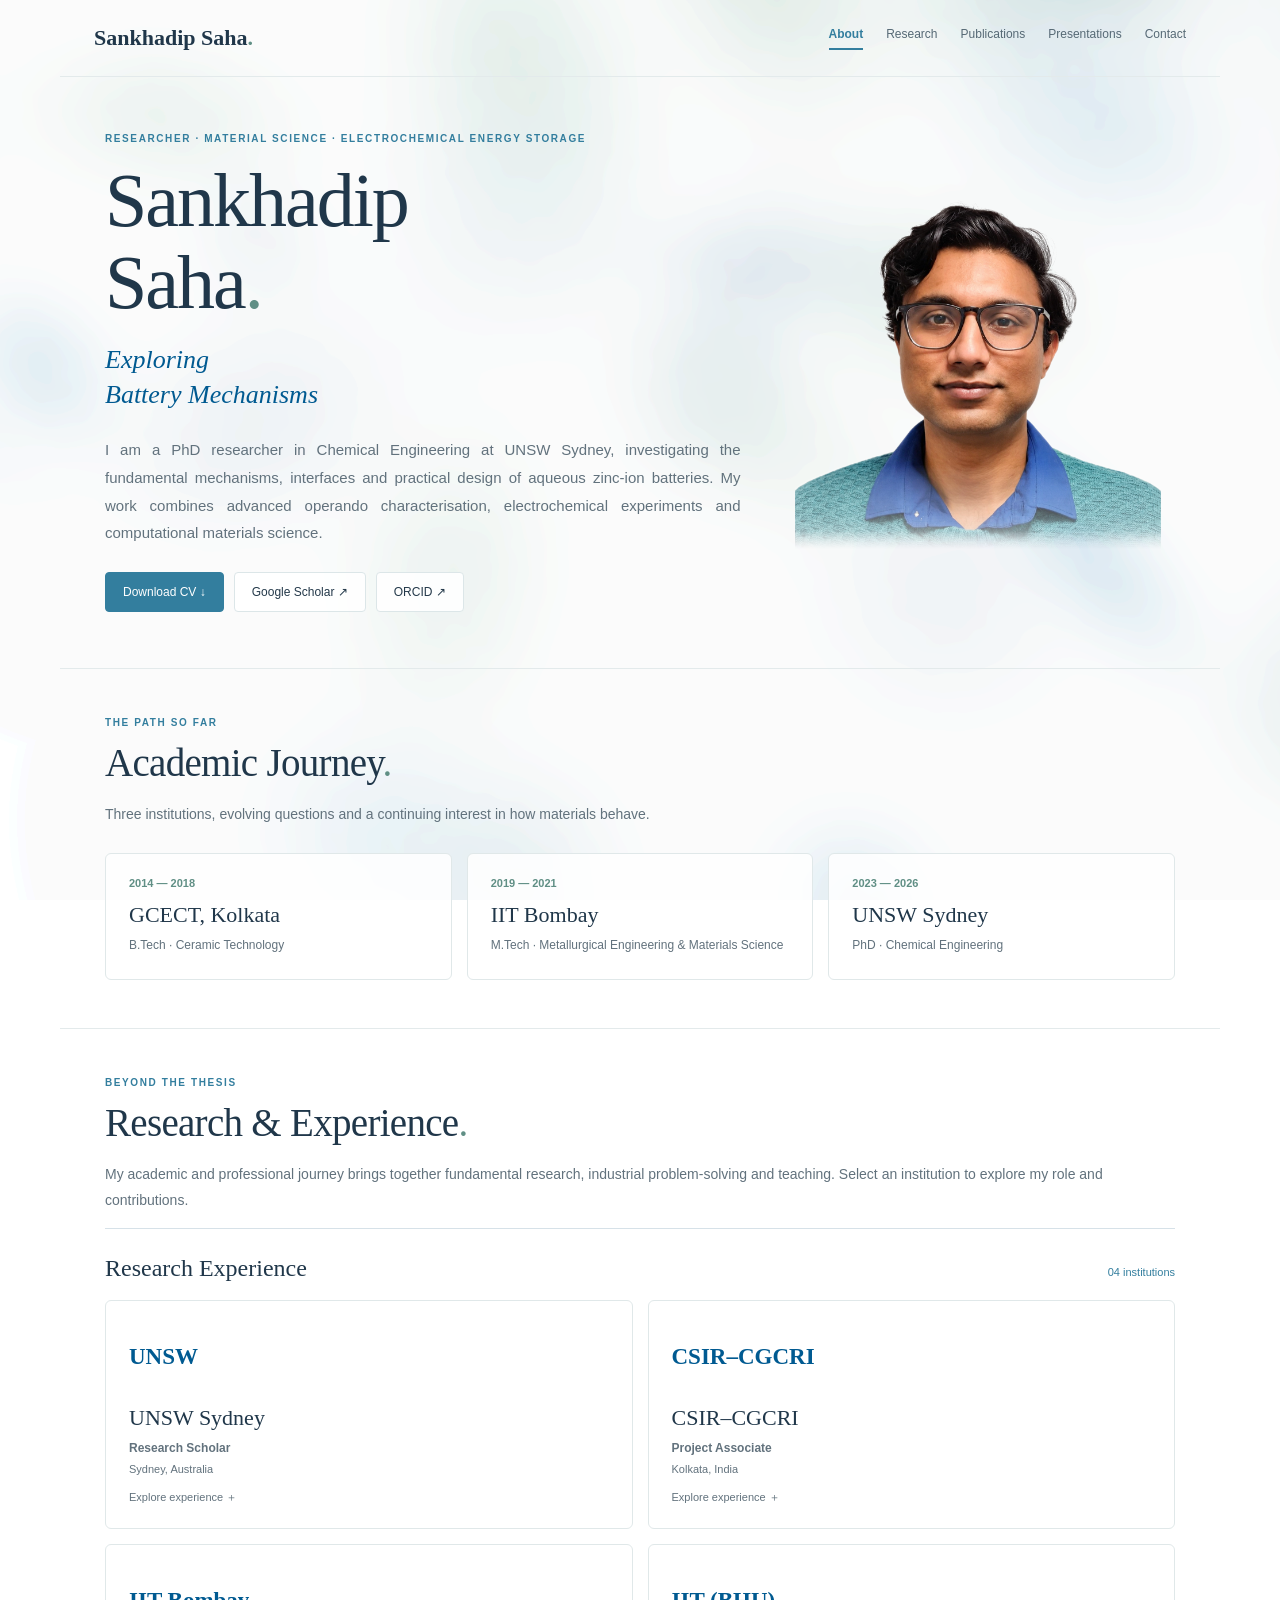
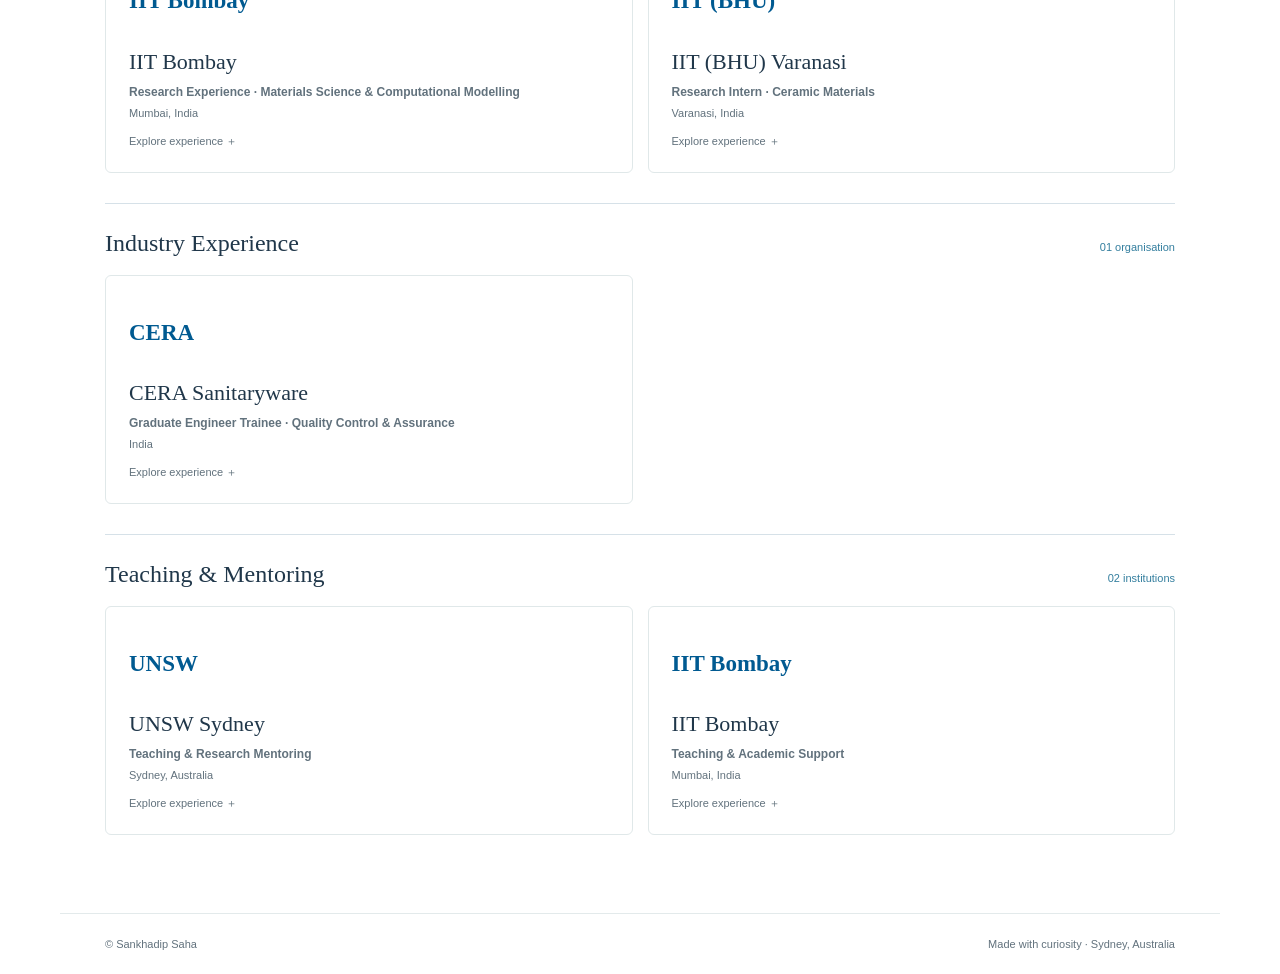
<file: index.html>
<!doctype html><html lang="en"><head><meta charset="utf-8"><meta name="viewport" content="width=device-width,initial-scale=1"><meta name="description" content="Sankhadip Saha — electrochemical energy storage researcher at UNSW Sydney"><title>About | Sankhadip Saha</title><link rel="stylesheet" href="style.css"></head><body><header class="nav"><a class="brand" href="index.html">Sankhadip Saha<span class="dot">.</span></a><nav class="links" aria-label="Main navigation"><a class="active" href="index.html">About</a><a class="" href="research.html">Research</a><a class="" href="papers.html">Publications</a><a class="" href="presentations.html">Presentations</a><a class="" href="contact.html">Contact</a></nav></header><main><div class="wrap hero"><div><div class="eyebrow">Researcher · Material Science · Electrochemical Energy Storage</div><h1>Sankhadip<br>Saha<span class="dot">.</span></h1><div class="fixed-word">Exploring</div><div class="rotating-slot"><div class="rotating-word" id="topic">Battery Mechanisms</div></div><p class="lead">I am a PhD researcher in Chemical Engineering at UNSW Sydney, investigating the fundamental mechanisms, interfaces and practical design of aqueous zinc-ion batteries. My work combines advanced operando characterisation, electrochemical experiments and computational materials science.</p><div class="actions"><a class="btn primary" href="assets/Sankhadip_Saha_CV.pdf" download="Sankhadip_Saha_CV.pdf">Download CV ↓</a><a class="btn" href="https://scholar.google.com.au/citations?user=5LF7NuQAAAAJ&hl=en&oi=ao" target="_blank" rel="noopener noreferrer">Google Scholar ↗</a><a class="btn" href="https://orcid.org/0009-0006-6393-3942" target="_blank" rel="noopener noreferrer">ORCID ↗</a></div></div><div class="portrait"><img src="assets/profile-seamless.png" alt="Sankhadip Saha" style="width:100%;height:100%;object-fit:cover;display:block;"></div></div></div></div><section class="section"><div class="eyebrow">The path so far</div><h2>Academic Journey<span class="dot">.</span></h2><p>Three institutions, evolving questions and a continuing interest in how materials behave.</p><div class="journey"><button class="jcard" aria-expanded="false"><div class="year">2014 — 2018</div><div class="school">GCECT, Kolkata</div><div class="degree">B.Tech · Ceramic Technology</div><div class="more">Thesis: Structural and Adsorption Characteristics of Nano-Crystalline NiO.</div></button><button class="jcard" aria-expanded="false"><div class="year">2019 — 2021</div><div class="school">IIT Bombay</div><div class="degree">M.Tech · Metallurgical Engineering &amp; Materials Science</div><div class="more">Thesis: Investigating the Interaction of Biomolecular Systems with Graphene-like Materials.</div></button><button class="jcard" aria-expanded="false"><div class="year">2023 — 2026</div><div class="school">UNSW Sydney</div><div class="degree">PhD · Chemical Engineering</div><div class="more">Research on aqueous zinc-ion batteries, from fundamental electrochemical mechanisms to practical pouch-cell design.</div></button></div></section><section class="section"><div class="eyebrow">Beyond the thesis</div><h2>Research &amp; Experience<span class="dot">.</span></h2><p>My academic and professional journey brings together fundamental research, industrial problem-solving and teaching. Select an institution to explore my role and contributions.</p><div class="experience-group"><div class="experience-head"><h3>Research Experience</h3><span class="count">04 institutions</span></div><div class="ecards"><button class="ecard" aria-expanded="false"><div class="ecard-logo"><span class="logo-word">UNSW</span></div><div class="school">UNSW Sydney</div><div class="role">Research Scholar</div><div class="location">Sydney, Australia</div><div class="hint">Explore experience ＋</div><div class="more">At UNSW Sydney, my doctoral research focuses on aqueous zinc-ion batteries, connecting fundamental electrochemical mechanisms with the practical challenges of cell design and scale-up. I investigate manganese-based cathodes, zinc-metal interfaces and the influence of mechanical constraints on battery performance. My work integrates electrochemical measurements with operando X-ray diffraction and absorption spectroscopy, electron microscopy, confocal imaging and advanced three-dimensional characterisation. I also use density functional theory and atomistic simulations to complement experimental observations. More recently, I have investigated constant-volume and constant-pressure pouch-cell configurations, examining how interfacial evolution, gas formation and stack pressure influence cycling behaviour and long-term stability.</div></button><button class="ecard" aria-expanded="false"><div class="ecard-logo"><span class="logo-word">CSIR–CGCRI</span></div><div class="school">CSIR–CGCRI</div><div class="role">Project Associate</div><div class="location">Kolkata, India</div><div class="hint">Explore experience ＋</div><div class="more">As a Project Associate at CSIR–Central Glass and Ceramic Research Institute, I worked in a research environment focused on materials science and experimental investigation. The position provided an opportunity to strengthen my understanding of how materials processing, structure and properties are connected. I gained experience working with laboratory procedures, experimental planning, data interpretation and collaborative scientific problem-solving. This experience helped bridge my training in ceramic technology and my later work in advanced materials research. It also reinforced the importance of careful experimental design, reproducibility and translating scientific observations into meaningful conclusions. Specific project objectives and techniques can be added from my verified appointment records.</div></button><button class="ecard" aria-expanded="false"><div class="ecard-logo"><span class="logo-word">IIT Bombay</span></div><div class="school">IIT Bombay</div><div class="role">Research Experience · Materials Science &amp; Computational Modelling</div><div class="location">Mumbai, India</div><div class="hint">Explore experience ＋</div><div class="more">At IIT Bombay, my postgraduate research training developed my understanding of materials science through computational modelling and the investigation of structure–property relationships. My work involved analysing atomic-scale interactions, interpreting material behaviour and applying theoretical approaches to scientific questions. This experience strengthened my skills in computational research, critical analysis, scientific programming and the communication of complex results. Working within a multidisciplinary research environment also encouraged me to connect fundamental physical concepts with experimentally relevant materials problems. The research experience provided a foundation for my subsequent work on electrochemical energy-storage materials, where atomistic modelling and experimental observations are used together to investigate reaction mechanisms and interfaces.</div></button><button class="ecard" aria-expanded="false"><div class="ecard-logo"><span class="logo-word">IIT (BHU)</span></div><div class="school">IIT (BHU) Varanasi</div><div class="role">Research Intern · Ceramic Materials</div><div class="location">Varanasi, India</div><div class="hint">Explore experience ＋</div><div class="more">During my research internship at IIT (BHU) Varanasi, I explored ceramic processing and the relationships between composition, microstructure and material properties. My work involved BaTiO₃–SrTiO₃-based ceramic systems, with attention to microwave sintering and the influence of processing conditions on material behaviour. I also gained exposure to V₂O₅-assisted liquid-phase sintering and its role in modifying densification and microstructural evolution. The experience introduced me to systematic experimental investigation, materials synthesis and the interpretation of processing–structure relationships. It strengthened my early interest in understanding materials at a fundamental level and provided valuable preparation for subsequent research in advanced functional materials and electrochemical energy storage.</div></button></div></div><div class="experience-group"><div class="experience-head"><h3>Industry Experience</h3><span class="count">01 organisation</span></div><div class="ecards"><button class="ecard" aria-expanded="false"><div class="ecard-logo"><span class="logo-word">CERA</span></div><div class="school">CERA Sanitaryware</div><div class="role">Graduate Engineer Trainee · Quality Control &amp; Assurance</div><div class="location">India</div><div class="hint">Explore experience ＋</div><div class="more">At CERA Sanitaryware, I worked in quality control and quality assurance, where I investigated manufacturing defects and contributed to process improvement initiatives. My responsibilities involved analysing recurring faults, identifying potential causes and working closely with shop-floor personnel to implement corrective actions. In one improvement project, I redesigned a production tool to reduce product damage, incorporating feedback from experienced workers. I also supported the revision of standard operating procedures, training and continued monitoring to improve process consistency. This role strengthened my practical problem-solving skills and taught me the importance of collaboration, manufacturing discipline, process standardisation and sustained quality improvement in an industrial environment.</div></button></div></div><div class="experience-group"><div class="experience-head"><h3>Teaching &amp; Mentoring</h3><span class="count">02 institutions</span></div><div class="ecards"><button class="ecard" aria-expanded="false"><div class="ecard-logo"><span class="logo-word">UNSW</span></div><div class="school">UNSW Sydney</div><div class="role">Teaching &amp; Research Mentoring</div><div class="location">Sydney, Australia</div><div class="hint">Explore experience ＋</div><div class="more">Alongside my doctoral research at UNSW Sydney, I have been involved in teaching and mentoring activities that connect fundamental engineering concepts with experimental practice. These experiences have helped me communicate complex scientific ideas clearly and adapt explanations to different levels of technical understanding. My research environment has also provided opportunities to exchange knowledge about electrochemical methods, laboratory procedures, data interpretation and scientific presentation. I value creating a collaborative setting where questions are encouraged and experimental reasoning is developed systematically. Teaching and mentoring have strengthened my communication, organisation and leadership skills while reinforcing my own understanding of materials science and electrochemical engineering.</div></button><button class="ecard" aria-expanded="false"><div class="ecard-logo"><span class="logo-word">IIT Bombay</span></div><div class="school">IIT Bombay</div><div class="role">Teaching &amp; Academic Support</div><div class="location">Mumbai, India</div><div class="hint">Explore experience ＋</div><div class="more">During my time at IIT Bombay, I developed a strong foundation in materials science and gained experience communicating technical concepts within an academically rigorous environment. My training involved analysing scientific problems, interpreting computational and experimental results, and discussing research methods with peers. These activities strengthened my ability to explain complex ideas logically and contribute to collaborative learning. The experience also shaped my approach to research mentoring, particularly the importance of independent thinking, constructive feedback and a clear connection between theory and practical observations. Details of any formal teaching assistant appointments, courses or mentoring responsibilities can be incorporated once confirmed from my academic records.</div></button></div></div></section></main><footer class="footer"><span>© Sankhadip Saha</span><span>Made with curiosity · Sydney, Australia</span></footer><script src="script.js" defer></script></body></html>
</file>
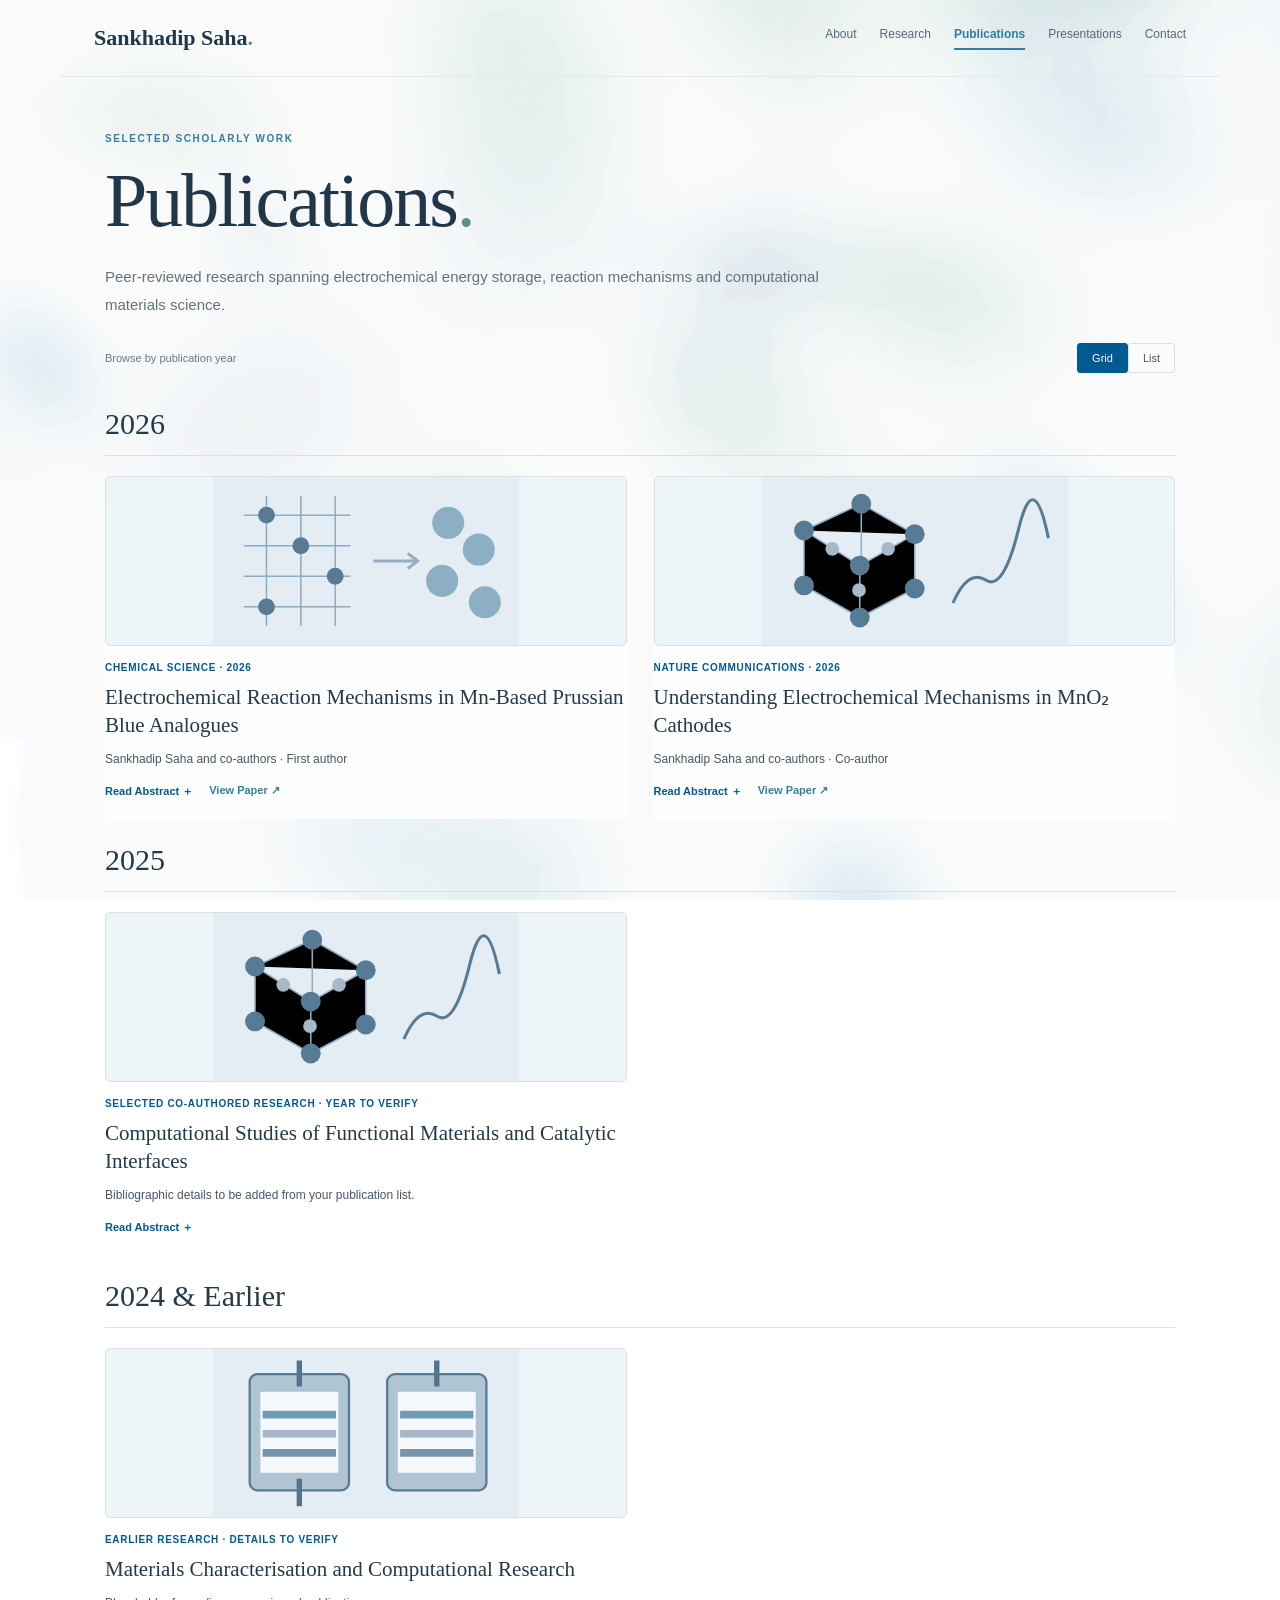
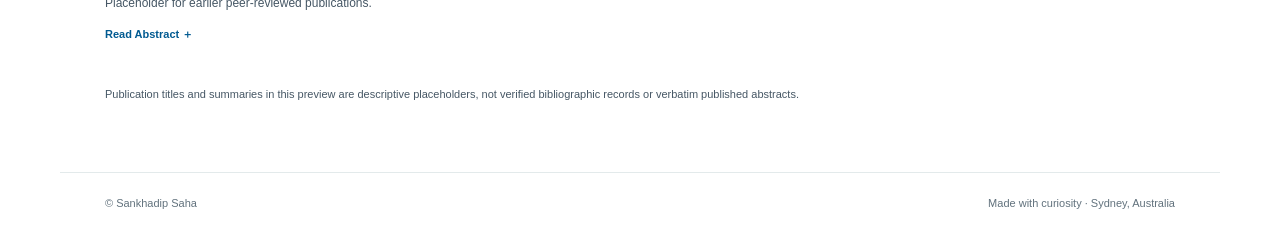
<file: papers.html>
<!doctype html><html lang="en"><head><meta charset="utf-8"><meta name="viewport" content="width=device-width,initial-scale=1"><meta name="description" content="Sankhadip Saha — electrochemical energy storage researcher at UNSW Sydney"><title>Publications | Sankhadip Saha</title><link rel="stylesheet" href="style.css"></head><body><header class="nav"><a class="brand" href="index.html">Sankhadip Saha<span class="dot">.</span></a><nav class="links" aria-label="Main navigation"><a class="" href="index.html">About</a><a class="" href="research.html">Research</a><a class="active" href="papers.html">Publications</a><a class="" href="presentations.html">Presentations</a><a class="" href="contact.html">Contact</a></nav></header><main><div class="wrap"><div class="eyebrow">Selected scholarly work</div><h1>Publications<span class="dot">.</span></h1><p class="lead">Peer-reviewed research spanning electrochemical energy storage, reaction mechanisms and computational materials science.</p><div class="switch-row"><span style="font-size:11px;color:#687986">Browse by publication year</span><div class="switch"><button class="active" data-layout="grid">Grid</button><button data-layout="list">List</button></div></div><div class="year-heading">2026</div><div class="paper-grid"><article class="paper-card"><div class="paper-image"><svg viewBox="0 0 400 220"><rect width="400" height="220" fill="#E4EDF3"/><g stroke="#8DAEC2" stroke-width="2"><path d="M40 50H180M40 90H180M40 130H180M40 170H180M70 25V195M115 25V195M160 25V195"/></g><g fill="#577B94"><circle cx="70" cy="50" r="11"/><circle cx="115" cy="90" r="11"/><circle cx="160" cy="130" r="11"/><circle cx="70" cy="170" r="11"/></g><path d="M210 110H265" stroke="#9AABC0" stroke-width="4"/><path d="M255 100L268 110L255 120" stroke="#9AABC0" stroke-width="4" fill="none"/><g fill="#8DAFC4"><circle cx="308" cy="60" r="21"/><circle cx="348" cy="95" r="21"/><circle cx="300" cy="136" r="21"/><circle cx="356" cy="164" r="21"/></g></svg></div><div><div class="paper-meta">CHEMICAL SCIENCE · 2026</div><div class="paper-title">Electrochemical Reaction Mechanisms in Mn-Based Prussian Blue Analogues</div><div class="authors">Sankhadip Saha and co-authors · First author</div><div class="paper-actions"><button class="abstract-toggle">Read Abstract ＋</button><a href="https://doi.org/10.1039/D6SC02408D" target="_blank" rel="noopener noreferrer">View Paper ↗</a></div><div class="abstract">Illustrative summary, not the verbatim published abstract: This study investigates reaction pathways of manganese-based Prussian blue analogues in aqueous zinc electrolytes, revealing the contributions of structural transformations, manganese dissolution and conversion processes to electrochemical behaviour.</div></div></article><article class="paper-card"><div class="paper-image"><svg viewBox="0 0 400 220"><rect width="400" height="220" fill="#E4EDF3"/><g stroke="#94AEC1" stroke-width="2"><path d="M55 70L130 35L200 75L128 116Z M55 70V142L128 184L200 146V75 M128 116V184 M130 35V106"/></g><g fill="#577B94"><circle cx="55" cy="70" r="13"/><circle cx="130" cy="35" r="13"/><circle cx="200" cy="75" r="13"/><circle cx="128" cy="116" r="13"/><circle cx="55" cy="142" r="13"/><circle cx="128" cy="184" r="13"/><circle cx="200" cy="146" r="13"/></g><g fill="#A6B9C8"><circle cx="92" cy="94" r="9"/><circle cx="165" cy="94" r="9"/><circle cx="127" cy="148" r="9"/></g><path d="M250 165Q270 120 293 135T336 68T375 80" fill="none" stroke="#577B94" stroke-width="4"/></svg></div><div><div class="paper-meta">NATURE COMMUNICATIONS · 2026</div><div class="paper-title">Understanding Electrochemical Mechanisms in MnO₂ Cathodes</div><div class="authors">Sankhadip Saha and co-authors · Co-author</div><div class="paper-actions"><button class="abstract-toggle">Read Abstract ＋</button><a href="https://doi.org/10.1038/s41467-026-74350-z" target="_blank" rel="noopener noreferrer">View Paper ↗</a></div><div class="abstract">Illustrative summary, not the verbatim published abstract: An investigation of manganese dioxide cathodes in aqueous zinc batteries, examining the interplay of dissolution–deposition reactions, passivation and electrochemical conditions in shaping capacity and cycling response.</div></div></article></div><div class="year-heading">2025</div><div class="paper-grid"><article class="paper-card"><div class="paper-image"><svg viewBox="0 0 400 220"><rect width="400" height="220" fill="#E4EDF3"/><g stroke="#94AEC1" stroke-width="2"><path d="M55 70L130 35L200 75L128 116Z M55 70V142L128 184L200 146V75 M128 116V184 M130 35V106"/></g><g fill="#577B94"><circle cx="55" cy="70" r="13"/><circle cx="130" cy="35" r="13"/><circle cx="200" cy="75" r="13"/><circle cx="128" cy="116" r="13"/><circle cx="55" cy="142" r="13"/><circle cx="128" cy="184" r="13"/><circle cx="200" cy="146" r="13"/></g><g fill="#A6B9C8"><circle cx="92" cy="94" r="9"/><circle cx="165" cy="94" r="9"/><circle cx="127" cy="148" r="9"/></g><path d="M250 165Q270 120 293 135T336 68T375 80" fill="none" stroke="#577B94" stroke-width="4"/></svg></div><div><div class="paper-meta">SELECTED CO-AUTHORED RESEARCH · YEAR TO VERIFY</div><div class="paper-title">Computational Studies of Functional Materials and Catalytic Interfaces</div><div class="authors">Bibliographic details to be added from your publication list.</div><div class="paper-actions"><button class="abstract-toggle">Read Abstract ＋</button></div><div class="abstract">Placeholder entry. The final website will use the actual title, author list, journal, publication year and abstract.</div></div></article></div><div class="year-heading">2024 &amp; Earlier</div><div class="paper-grid"><article class="paper-card"><div class="paper-image"><svg viewBox="0 0 400 220"><rect width="400" height="220" fill="#E4EDF3"/><g transform="translate(48 33)"><rect width="130" height="152" rx="10" fill="#AFC5D4" stroke="#577B94" stroke-width="3"/><rect x="14" y="23" width="102" height="106" fill="#F5F8FA"/><path d="M17 53H113" stroke="#6F9AB6" stroke-width="10"/><path d="M17 78H113" stroke="#A5B7C8" stroke-width="10"/><path d="M17 103H113" stroke="#7995A9" stroke-width="10"/><path d="M65 -18V16M65 137V173" stroke="#55738C" stroke-width="7"/></g><g transform="translate(228 33)"><rect width="130" height="152" rx="10" fill="#AFC5D4" stroke="#577B94" stroke-width="3"/><rect x="14" y="23" width="102" height="106" fill="#F5F8FA"/><path d="M17 53H113" stroke="#6F9AB6" stroke-width="10"/><path d="M17 78H113" stroke="#A5B7C8" stroke-width="10"/><path d="M17 103H113" stroke="#7995A9" stroke-width="10"/><path d="M65 -18V16" stroke="#55738C" stroke-width="7"/></g></svg></div><div><div class="paper-meta">EARLIER RESEARCH · DETAILS TO VERIFY</div><div class="paper-title">Materials Characterisation and Computational Research</div><div class="authors">Placeholder for earlier peer-reviewed publications.</div><div class="paper-actions"><button class="abstract-toggle">Read Abstract ＋</button></div><div class="abstract">Placeholder entry pending verified publication details.</div></div></article></div><p class="note">Publication titles and summaries in this preview are descriptive placeholders, not verified bibliographic records or verbatim published abstracts.</p></div></main><footer class="footer"><span>© Sankhadip Saha</span><span>Made with curiosity · Sydney, Australia</span></footer><script src="script.js" defer></script></body></html>
</file>
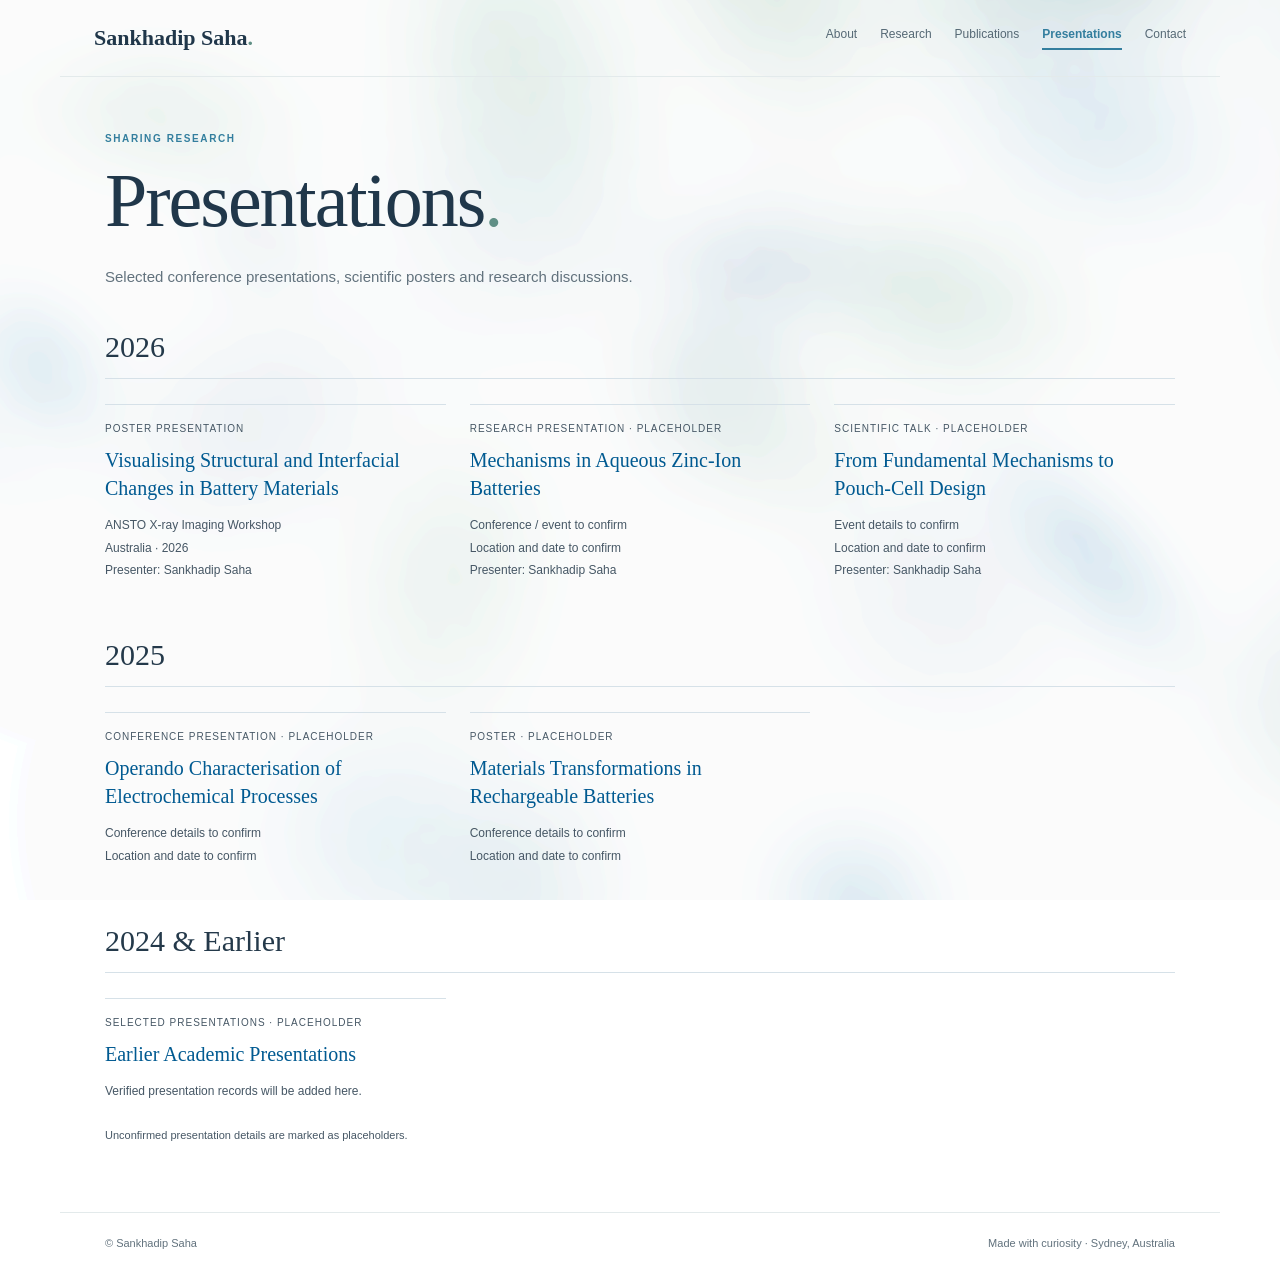
<file: presentations.html>
<!doctype html><html lang="en"><head><meta charset="utf-8"><meta name="viewport" content="width=device-width,initial-scale=1"><meta name="description" content="Sankhadip Saha — electrochemical energy storage researcher at UNSW Sydney"><title>Presentations | Sankhadip Saha</title><link rel="stylesheet" href="style.css"></head><body><header class="nav"><a class="brand" href="index.html">Sankhadip Saha<span class="dot">.</span></a><nav class="links" aria-label="Main navigation"><a class="" href="index.html">About</a><a class="" href="research.html">Research</a><a class="" href="papers.html">Publications</a><a class="active" href="presentations.html">Presentations</a><a class="" href="contact.html">Contact</a></nav></header><main><div class="wrap"><div class="eyebrow">Sharing research</div><h1>Presentations<span class="dot">.</span></h1><p class="lead">Selected conference presentations, scientific posters and research discussions.</p><div class="year-heading">2026</div><div class="present-grid"><div class="presentation"><div class="type">Poster presentation</div><div class="ptitle">Visualising Structural and Interfacial Changes in Battery Materials</div><div class="details">ANSTO X-ray Imaging Workshop<br>Australia · 2026<br>Presenter: Sankhadip Saha</div></div><div class="presentation"><div class="type">Research presentation · Placeholder</div><div class="ptitle">Mechanisms in Aqueous Zinc-Ion Batteries</div><div class="details">Conference / event to confirm<br>Location and date to confirm<br>Presenter: Sankhadip Saha</div></div><div class="presentation"><div class="type">Scientific talk · Placeholder</div><div class="ptitle">From Fundamental Mechanisms to Pouch-Cell Design</div><div class="details">Event details to confirm<br>Location and date to confirm<br>Presenter: Sankhadip Saha</div></div></div><div class="year-heading" style="margin-top:32px">2025</div><div class="present-grid"><div class="presentation"><div class="type">Conference presentation · Placeholder</div><div class="ptitle">Operando Characterisation of Electrochemical Processes</div><div class="details">Conference details to confirm<br>Location and date to confirm</div></div><div class="presentation"><div class="type">Poster · Placeholder</div><div class="ptitle">Materials Transformations in Rechargeable Batteries</div><div class="details">Conference details to confirm<br>Location and date to confirm</div></div></div><div class="year-heading" style="margin-top:32px">2024 &amp; Earlier</div><div class="present-grid"><div class="presentation"><div class="type">Selected presentations · Placeholder</div><div class="ptitle">Earlier Academic Presentations</div><div class="details">Verified presentation records will be added here.</div></div></div><p class="note">Unconfirmed presentation details are marked as placeholders.</p></div></main><footer class="footer"><span>© Sankhadip Saha</span><span>Made with curiosity · Sydney, Australia</span></footer><script src="script.js" defer></script></body></html>
</file>
<file: style.css>
*{box-sizing:border-box}html{scroll-behavior:smooth}body{margin:0;background:#FFFFFF;color:#17324D;font:13px Arial,sans-serif}a{color:#005A91;text-decoration:none}a:hover{text-decoration:underline}button{font:inherit;cursor:pointer}.nav{max-width:1160px;margin:auto;display:flex;align-items:center;justify-content:space-between;gap:16px;padding:25px 34px;border-bottom:1px solid #D6E1E8}.brand{font:700 22px Georgia,serif;color:#17324D;white-space:nowrap}.dot{color:#005A91}.links{display:flex;gap:23px;flex-wrap:wrap}.links a{font-size:12px;color:#465765;padding-bottom:7px}.links a.active{color:#005A91;font-weight:bold;border-bottom:2px solid #005A91}.wrap{max-width:1160px;margin:auto;padding:56px 45px}.section{border-top:1px solid #D6E1E8;max-width:1160px;margin:auto;padding:48px 45px}.eyebrow{font:700 10px Arial,sans-serif;letter-spacing:1.6px;text-transform:uppercase;color:#005A91}h1,h2,h3,h4{font-family:Georgia,serif;font-weight:400}h1{font-size:clamp(45px,6vw,76px);letter-spacing:-2px;line-height:1.08;margin:15px 0 22px}h2{font-size:clamp(28px,3.6vw,39px);letter-spacing:-.7px;margin:12px 0 17px}h3{font-size:24px;margin:12px 0}p{font-size:14px;line-height:1.85;color:#465765}.lead{font-size:15px;max-width:760px}.hero{display:grid;grid-template-columns:1.45fr .9fr;gap:40px;align-items:center}.fixed-word{font:italic 26px Georgia,serif;color:#005A91}.rotating-slot{height:46px;overflow:hidden;margin-bottom:15px}.rotating-word{font:italic 26px/1.5 Georgia,serif;color:#005A91;animation:slide .55s ease}@keyframes slide{from{opacity:0;transform:translateY(12px)}to{opacity:1;transform:none}}.actions{display:flex;gap:10px;flex-wrap:wrap;margin-top:25px}.btn{display:inline-block;border:1px solid #D6E1E8;border-radius:4px;padding:12px 17px;color:#17324D;font-size:12px}.btn.primary{background:#005A91;color:white;border-color:#005A91}.portrait{height:355px;background:linear-gradient(145deg,#E5F1F4,#B4D9E1);border-radius:8px 75px 8px 8px;position:relative;overflow:hidden}.portrait svg{width:100%;height:100%}.portrait-label{position:absolute;bottom:14px;left:14px;background:#ffffffc8;color:#17324D;padding:8px 11px;border-radius:3px;font-size:11px}.quote-section{padding:30px 45px 35px;border-top:1px solid #D6E1E8;background:#F0F7F8}.quote-inner{max-width:720px;margin:auto;text-align:center}.quote-mark{font:48px/.85 Georgia,serif;color:#005A91}.quote-text{font:italic 21px/1.6 Georgia,serif;color:#17324D;margin:5px 0 12px}.quote-by{font-size:11px;color:#465765}.quote-rule{height:2px;width:40px;background:#005A91;margin:0 auto 14px}.journey{display:grid;grid-template-columns:repeat(3,minmax(0,1fr));gap:15px;margin-top:25px}.jcard,.ecard{display:block;text-align:left;border:1px solid #D6E1E8;border-radius:6px;padding:23px;background:#FAFBFC;color:#17324D;transition:border-color .2s,transform .2s;min-width:0;width:100%}.jcard:hover,.ecard:hover{border-color:#005A91;transform:translateY(-3px)}.jcard[aria-expanded=true],.ecard[aria-expanded=true]{border-color:#005A91}.year{font-size:11px;font-weight:700;color:#005A91}.school{font:22px Georgia,serif;margin:13px 0 8px}.degree{font-size:12px;color:#465765;line-height:1.65}.more{display:none;border-top:1px solid #D6E1E8;margin-top:14px;padding-top:13px;font-size:12px;line-height:1.85;color:#465765}.jcard[aria-expanded=true]>.more,.ecard[aria-expanded=true]>.more{display:block}.experience-group{padding:26px 0 30px;border-top:1px solid #D6E1E8}.experience-head{display:flex;justify-content:space-between;align-items:baseline;gap:10px;margin-bottom:18px}.experience-head h3{margin:0}.count{font-size:11px;color:#465765}.ecards{display:grid;grid-template-columns:repeat(2,minmax(0,1fr));gap:15px}.ecard-logo{height:67px;display:flex;align-items:center;margin-bottom:14px}.logo-word{font:700 23px Georgia,serif;color:#005A91}.role{font-size:12px;line-height:1.6;font-weight:700;color:#005A91}.location{font-size:11px;color:#465765;margin-top:5px}.hint{font-size:11px;color:#005A91;margin-top:15px}.chips{display:flex;flex-wrap:wrap;gap:8px;margin-top:24px}.chip{border:1px solid #D6E1E8;border-radius:20px;padding:8px 12px;font-size:11px;color:#005A91}.research-unit{padding:38px 0;border-top:1px solid #D6E1E8}.research-grid{display:grid;grid-template-columns:1.15fr 1fr;gap:30px;align-items:center}.research-number{font-size:11px;font-weight:700;letter-spacing:1px;color:#005A91}.research-visual{height:240px;border:1px solid #D6E1E8;border-radius:6px;background:#EDF5F8;overflow:hidden}.research-visual svg{width:100%;height:100%}.keywords{font-size:12px;color:#005A91;line-height:1.8;margin:13px 0}.expand{border:0;background:none;color:#005A91;font-size:12px;font-weight:700;padding:9px 0}.studies{display:none;border-top:1px dashed #D6E1E8;margin-top:20px;padding-top:10px}.studies.open{display:block}.study{display:grid;grid-template-columns:1.2fr .75fr;gap:22px;padding:20px 0;border-bottom:1px solid #D6E1E8}.study h4{font-size:21px;margin:0 0 8px}.study p{font-size:13px;margin:0 0 9px}.study-figure{min-height:130px;background:#EDF5F8;border-radius:5px;display:flex;align-items:center;justify-content:center}.study-figure svg{width:90%;max-height:145px}.year-heading{font:30px Georgia,serif;border-bottom:1px solid #D6E1E8;padding:24px 0 14px;margin:0 0 20px}.switch-row{display:flex;justify-content:space-between;align-items:center;gap:12px;margin:24px 0 10px}.switch button{border:1px solid #D6E1E8;background:transparent;color:#465765;padding:8px 14px;font-size:11px;border-radius:3px}.switch button.active{background:#005A91;border-color:#005A91;color:white}.paper-grid{display:grid;grid-template-columns:repeat(2,minmax(0,1fr));gap:27px}.paper-card{min-width:0;padding-bottom:20px}.paper-image{height:170px;background:#EDF5F8;border:1px solid #D6E1E8;border-radius:5px;overflow:hidden}.paper-image svg{width:100%;height:100%}.paper-meta{font-size:10px;letter-spacing:.7px;font-weight:700;color:#005A91;margin-top:16px}.paper-title{font:21px/1.35 Georgia,serif;margin:10px 0}.authors{font-size:12px;color:#465765;line-height:1.7}.paper-actions{display:flex;gap:16px;flex-wrap:wrap;margin-top:14px}.paper-actions button{border:0;background:none;color:#005A91;font-size:11px;font-weight:700;padding:0}.paper-actions a{font-size:11px;font-weight:700}.abstract{display:none;margin-top:15px;padding:14px;border-left:2px solid #005A91;background:#EDF5F8;font-size:12px;line-height:1.8;color:#465765}.abstract.open{display:block}.paper-grid.list{grid-template-columns:1fr}.paper-grid.list .paper-card{display:grid;grid-template-columns:220px 1fr;gap:22px;border-bottom:1px solid #D6E1E8}.present-grid{display:grid;grid-template-columns:repeat(3,minmax(0,1fr));gap:30px 24px;margin-top:25px}.presentation{border-top:1px solid #D6E1E8;padding-top:18px;transition:transform .2s}.presentation:hover{transform:translateY(-3px)}.presentation .type{font-size:10px;color:#465765;text-transform:uppercase;letter-spacing:1px}.presentation .ptitle{font:20px/1.4 Georgia,serif;color:#005A91;margin:12px 0}.presentation .details{font-size:12px;line-height:1.9;color:#465765}.contact-grid{display:grid;grid-template-columns:1fr 1fr;gap:35px;max-width:850px;margin-top:22px}.contact-item{border-top:1px solid #D6E1E8;padding:16px 0}.contact-label{font-size:10px;font-weight:700;letter-spacing:1.2px;color:#005A91;margin-bottom:9px}.contact-value{font-size:14px;line-height:1.8}.gallery{display:grid;grid-template-columns:1.3fr 1fr 1fr;gap:19px 13px;margin-top:27px}.photo-card:first-child{grid-row:span 2}.photo-button{display:block;width:100%;padding:0;border:0;border-radius:5px;overflow:hidden;background:#EDF5F8}.photo-button svg{display:block;width:100%;height:160px;transition:transform .3s}.photo-card:first-child .photo-button svg{height:363px}.photo-button:hover svg{transform:scale(1.04)}.photo-title{font:13px Georgia,serif;margin-top:9px}.photo-type{font-size:10px;color:#465765;margin-top:5px}.lightbox{display:none;position:fixed;inset:0;background:#101d2bef;z-index:1000;align-items:center;justify-content:center;padding:28px}.lightbox.open{display:flex}.lightbox-inner{width:min(730px,100%);position:relative;text-align:center;color:white}.lightbox-inner svg{width:100%;height:auto;max-height:65vh;border-radius:6px}.close-lightbox{position:absolute;top:-38px;right:0;background:none;border:0;color:white;font-size:28px}.lightbox-caption{font:17px Georgia,serif;margin-top:13px}.lightbox-type{font-size:11px;color:#BEDCE4;margin-top:6px}.footer{max-width:1160px;margin:auto;padding:24px 45px;border-top:1px solid #D6E1E8;display:flex;justify-content:space-between;gap:10px;font-size:11px;color:#465765}.note{font-size:11px;color:#465765;margin-top:22px}@media(max-width:760px){.nav{padding:18px;flex-direction:column;align-items:flex-start;gap:12px}.links{gap:14px}.links a{font-size:11px}.wrap,.section{padding:34px 22px}.hero,.research-grid{grid-template-columns:1fr}.portrait{height:280px;max-width:370px}.journey{grid-template-columns:1fr}.present-grid{grid-template-columns:repeat(2,minmax(0,1fr))}.quote-section{padding:28px 22px}}@media(max-width:520px){.ecards,.contact-grid,.paper-grid,.study{grid-template-columns:1fr}.paper-grid.list .paper-card{grid-template-columns:1fr}.present-grid{grid-template-columns:1fr}.gallery{grid-template-columns:1fr 1fr}.photo-card:first-child{grid-column:span 2;grid-row:auto}.photo-card:first-child .photo-button svg{height:240px}.footer{padding:20px 22px;flex-direction:column}}
/* Institution logos on About page: preserve original card layout and expansion. */
.ecard-logo .institution-logo{max-height:64px;max-width:190px;width:auto;height:auto;object-fit:contain;object-position:left center;display:block}
.ecard-logo .institution-logo[hidden],.ecard-logo .logo-fallback[hidden]{display:none!important}

.portrait .profile-photo{width:100%;height:100%;object-fit:cover;display:block}

/* Contact gallery photographs */
.photo-button img{display:block;width:100%;height:160px;object-fit:cover;transition:transform .3s}.photo-card:first-child .photo-button img{height:363px}.photo-button:hover img{transform:scale(1.04)}.lightbox-inner img{display:block;max-width:100%;max-height:75vh;width:auto;height:auto;object-fit:contain;margin:0 auto}

/* Colourblind-safe accents: blue and teal distinguishable without red/green cues. */
.dot,.year,.quote-rule{color:#00796B}
.quote-rule{background:#00796B}
.jcard:focus-visible,.ecard:focus-visible,.btn:focus-visible,.links a:focus-visible{outline:3px solid #00796B;outline-offset:3px}

/* Research topic images */
.research-visual .research-topic-image{width:100%;height:100%;object-fit:contain;display:block}

/* Research image containers: pure white, matching 1200 x 800 (3:2) images. */
.research-visual{position:relative;height:auto;aspect-ratio:3 / 2;background:#FFFFFF;overflow:hidden}
.research-visual img,.research-visual .research-topic-image{position:absolute;inset:0;display:block;width:100%;height:100%;object-fit:contain;object-position:center;background:#FFFFFF}
.study-figure{background:#FFFFFF}

/* Soft watercolor academic palette — October 2026 */
:root{--ink:#24394A;--muted:#62727D;--accent:#337E9E;--teal:#608F85;--line:#E3EAEB;--paper:#FFFFFF}
body{background-color:#FFFFFF;background-image:url("watercolor-background.png");background-position:center top;background-repeat:repeat-y;background-size:100% auto;color:var(--ink)}
a{color:var(--accent)}
.brand,h1,h2,h3,.school{color:#20374A}
.dot,.year{color:var(--teal)}
.links a{color:#566975}
.links a.active{color:var(--accent);border-bottom-color:var(--accent)}
.eyebrow,.count{color:var(--accent)}
.lead,.section>p,.degree,.role,.location,.more,.hint,.footer{color:var(--muted)}
.nav,.section,.footer{border-color:var(--line)}
.btn.primary{background:#337E9E;border-color:#337E9E;color:#FFFFFF}
.btn.primary:hover{background:#286C89;border-color:#286C89}
.btn:not(.primary){color:var(--ink);border-color:#DCE6E8;background:rgba(255,255,255,.91)}
.jcard,.ecard,.study-card,.paper-card,.photo-card{background:rgba(255,255,255,.88);border-color:#E0E8E9}
.jcard:hover,.ecard:hover{border-color:#ABCBCB}
.jcard:focus-visible,.ecard:focus-visible,.btn:focus-visible,.links a:focus-visible{outline-color:var(--teal)}
/* Keep diagrams and research images on pure white for accurate figure colours. */
.research-visual,.research-visual img,.research-visual .research-topic-image,.study-figure{background:#FFFFFF}
@media(max-width:700px){body{background-size:auto 950px;background-position:center top}}

/* Dispersed pale watercolor background throughout the full page. */
body{background-color:#fff;background-image:url("watercolor-background.png");background-repeat:repeat;background-size:800px 550px;background-position:center top}
.portrait{background:transparent}

/* Smooth high-resolution watercolor, no tiling seams or pixelated patches. */
body{background-color:#fff;background-image:url("watercolor-background.png");background-repeat:no-repeat;background-position:center center;background-size:cover;background-attachment:fixed}
@media(max-width:700px){body{background-size:cover;background-position:center center;background-attachment:scroll}}

/* Seamless portrait: no frame, transparent photo fades into the page watercolor. */
.portrait{background:transparent!important;border:0!important;border-radius:0!important;box-shadow:none!important;overflow:visible!important}
.portrait img{border:0!important;border-radius:0!important;box-shadow:none!important;object-fit:contain!important;object-position:center bottom!important}

/* Justify the homepage introduction paragraph only. */
.hero p{ text-align:justify; text-justify:inter-word; }
</file>
